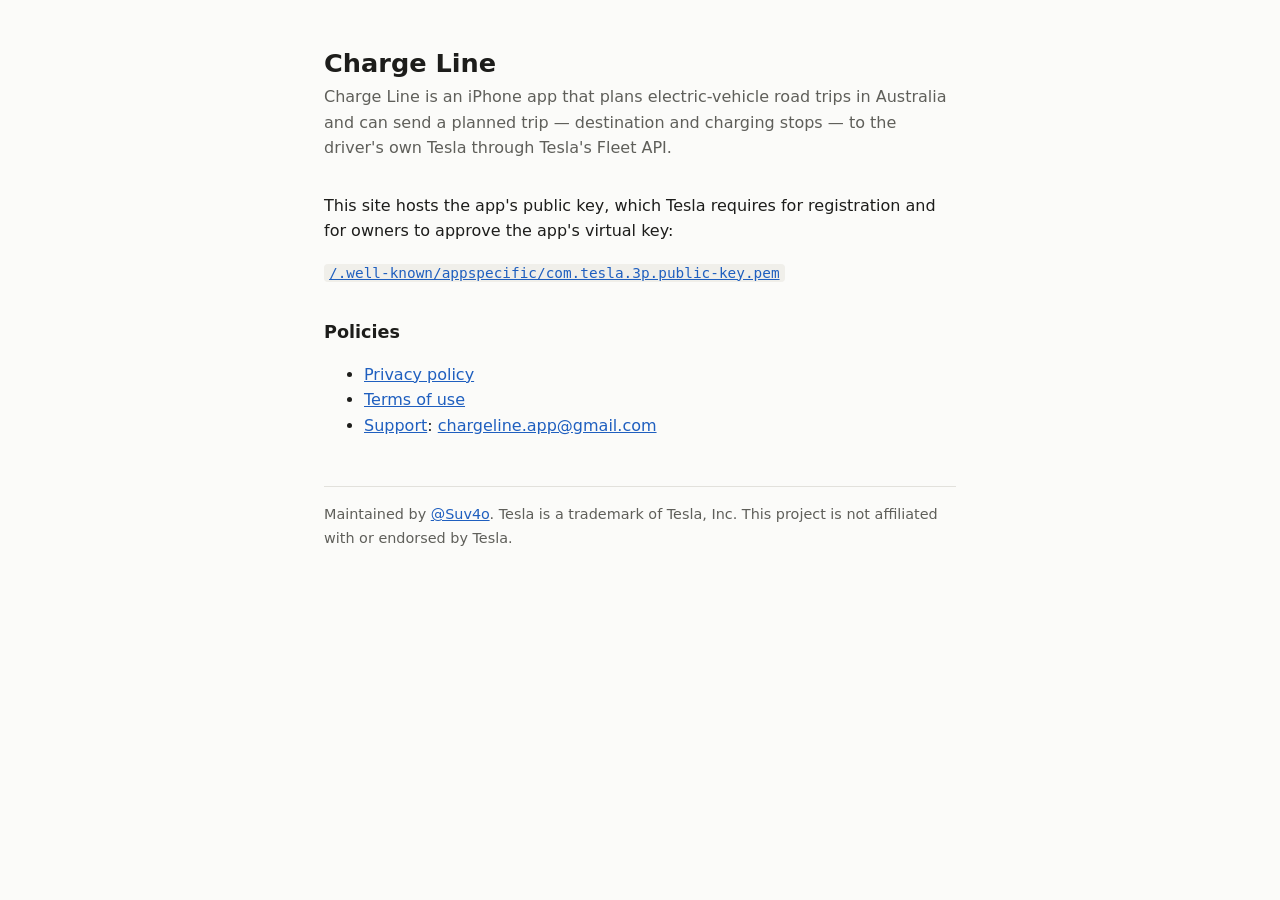
<file: index.html>
<!doctype html>
<html lang="en">
<head>
<meta charset="utf-8">
<meta name="viewport" content="width=device-width, initial-scale=1">
<title>Charge Line · EV road trips across Australia</title>
<link rel="stylesheet" href="/style.css">
</head>
<body>
<main>
  <h1>Charge Line</h1>
  <p class="lede">Charge Line is an iPhone app that plans electric-vehicle road trips in Australia and can
  send a planned trip — destination and charging stops — to the driver's own Tesla through Tesla's Fleet
  API.</p>

  <p>This site hosts the app's public key, which Tesla requires for registration and for owners to
  approve the app's virtual key:</p>
  <p><a href="/.well-known/appspecific/com.tesla.3p.public-key.pem"><code>/.well-known/appspecific/com.tesla.3p.public-key.pem</code></a></p>

  <h2>Policies</h2>
  <ul>
    <li><a href="/privacy.html">Privacy policy</a></li>
    <li><a href="/terms.html">Terms of use</a></li>
    <li><a href="/support.html">Support</a>: <a href="mailto:chargeline.app@gmail.com">chargeline.app@gmail.com</a></li>
  </ul>

  <footer>
    Maintained by <a href="https://github.com/Suv4o">@Suv4o</a>.
    Tesla is a trademark of Tesla, Inc. This project is not affiliated with or endorsed by Tesla.
  </footer>
</main>
</body>
</html>
</file>
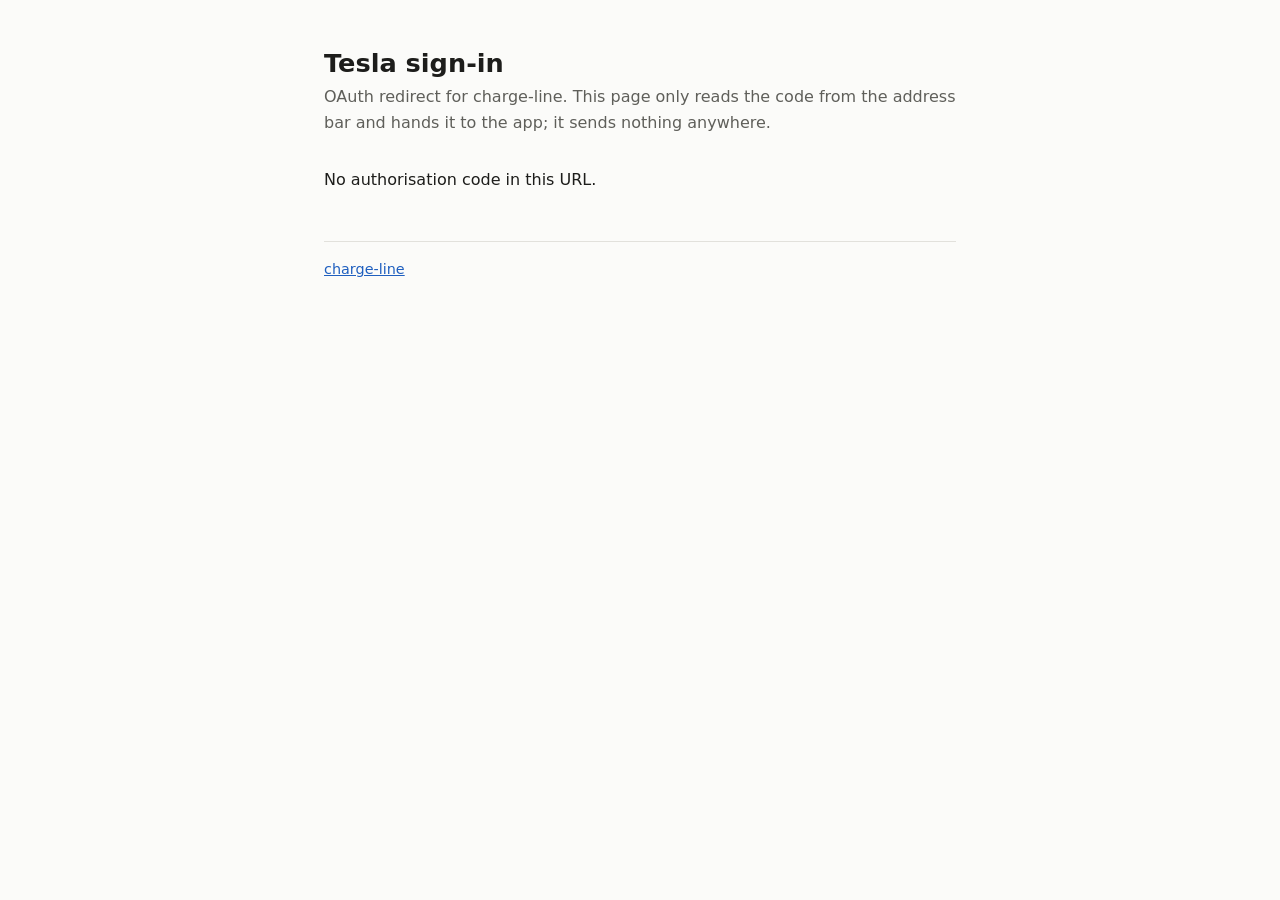
<file: callback/index.html>
<!doctype html>
<html lang="en">
<head>
<meta charset="utf-8">
<meta name="viewport" content="width=device-width, initial-scale=1">
<meta name="referrer" content="no-referrer">
<title>Tesla sign-in · charge-line</title>
<link rel="stylesheet" href="/style.css">
</head>
<body>
<main>
  <h1>Tesla sign-in</h1>
  <p class="lede">OAuth redirect for charge-line. This page only reads the code from the address bar
  and hands it to the app; it sends nothing anywhere.</p>
  <div id="result"><p>No authorisation code in this URL.</p></div>
  <footer><a href="/">charge-line</a></footer>
</main>
<script>
  const params = new URLSearchParams(location.search);
  const code = params.get("code");
  const error = params.get("error");
  const state = params.get("state") ?? "";
  const result = document.getElementById("result");
  const paragraph = (text) => Object.assign(document.createElement("p"), { textContent: text });

  if (state.startsWith("app_")) {
    // Started from the Charge Line iPhone app: hand the code (or Tesla's error) back to it. The app
    // checks the state matches the sign-in it started, and the code is single use and useless without
    // the client secret, which only the server holds.
    const back = new URL("chargeline://tesla-callback");
    for (const name of ["code", "state", "error", "error_description"]) {
      const value = params.get(name);
      if (value) back.searchParams.set(name, value);
    }
    const link = Object.assign(document.createElement("a"), { href: back.toString(), textContent: "Open Charge Line" });
    result.replaceChildren(paragraph("Returning to Charge Line…"), link);
    location.replace(back.toString());
  } else if (error) {
    result.replaceChildren(paragraph(`Tesla returned an error: ${error} ${params.get("error_description") ?? ""}`));
  } else if (code) {
    // Fallback for the proof of concept when Tesla won't redirect to http://localhost: show the code so
    // it can be passed to `npm run cli -- login --code <code>`.
    const command = `npm run cli -- login --code ${code}`;
    const pre = document.createElement("pre");
    pre.textContent = command;
    const copy = Object.assign(document.createElement("button"), { type: "button", textContent: "Copy" });
    copy.addEventListener("click", async () => {
      await navigator.clipboard.writeText(command);
      copy.textContent = "Copied";
    });
    result.replaceChildren(paragraph("Run this in poc/tesla-send-route:"), pre, copy);
  }
</script>
</body>
</html>
</file>
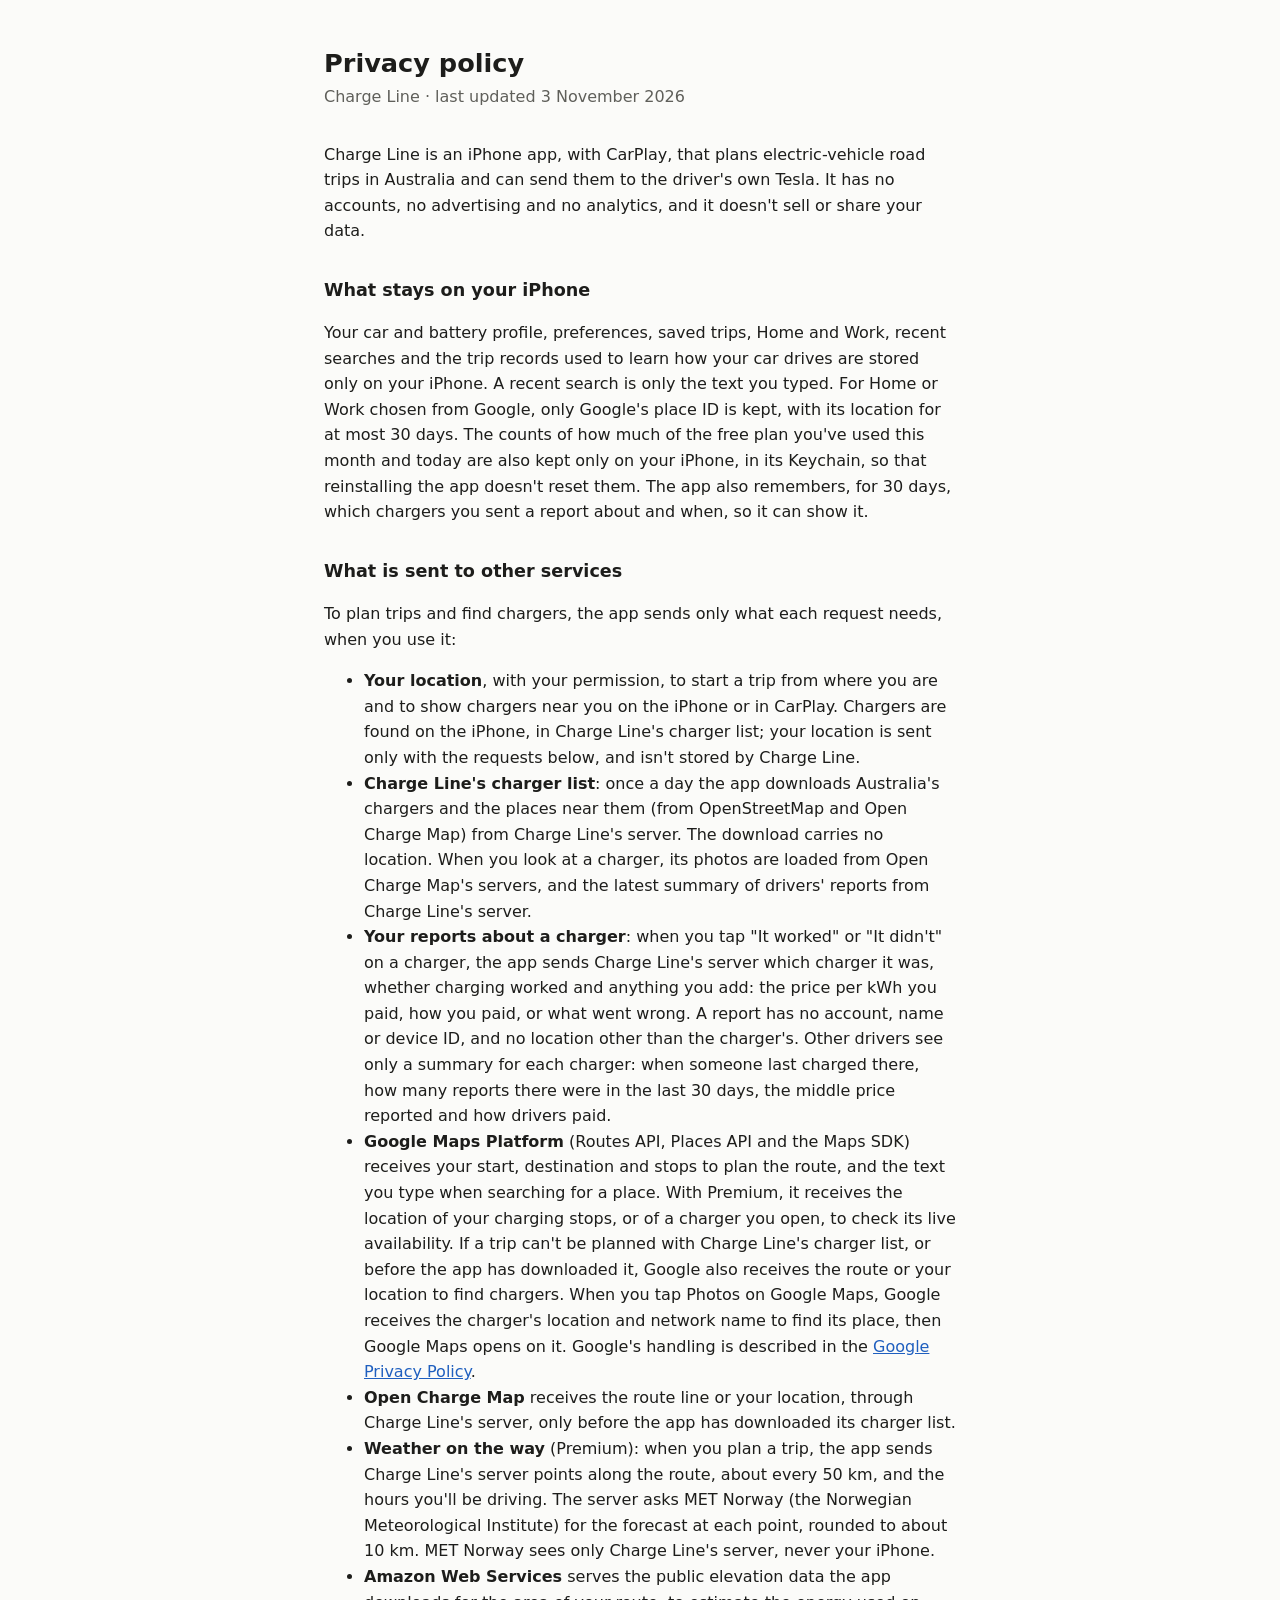
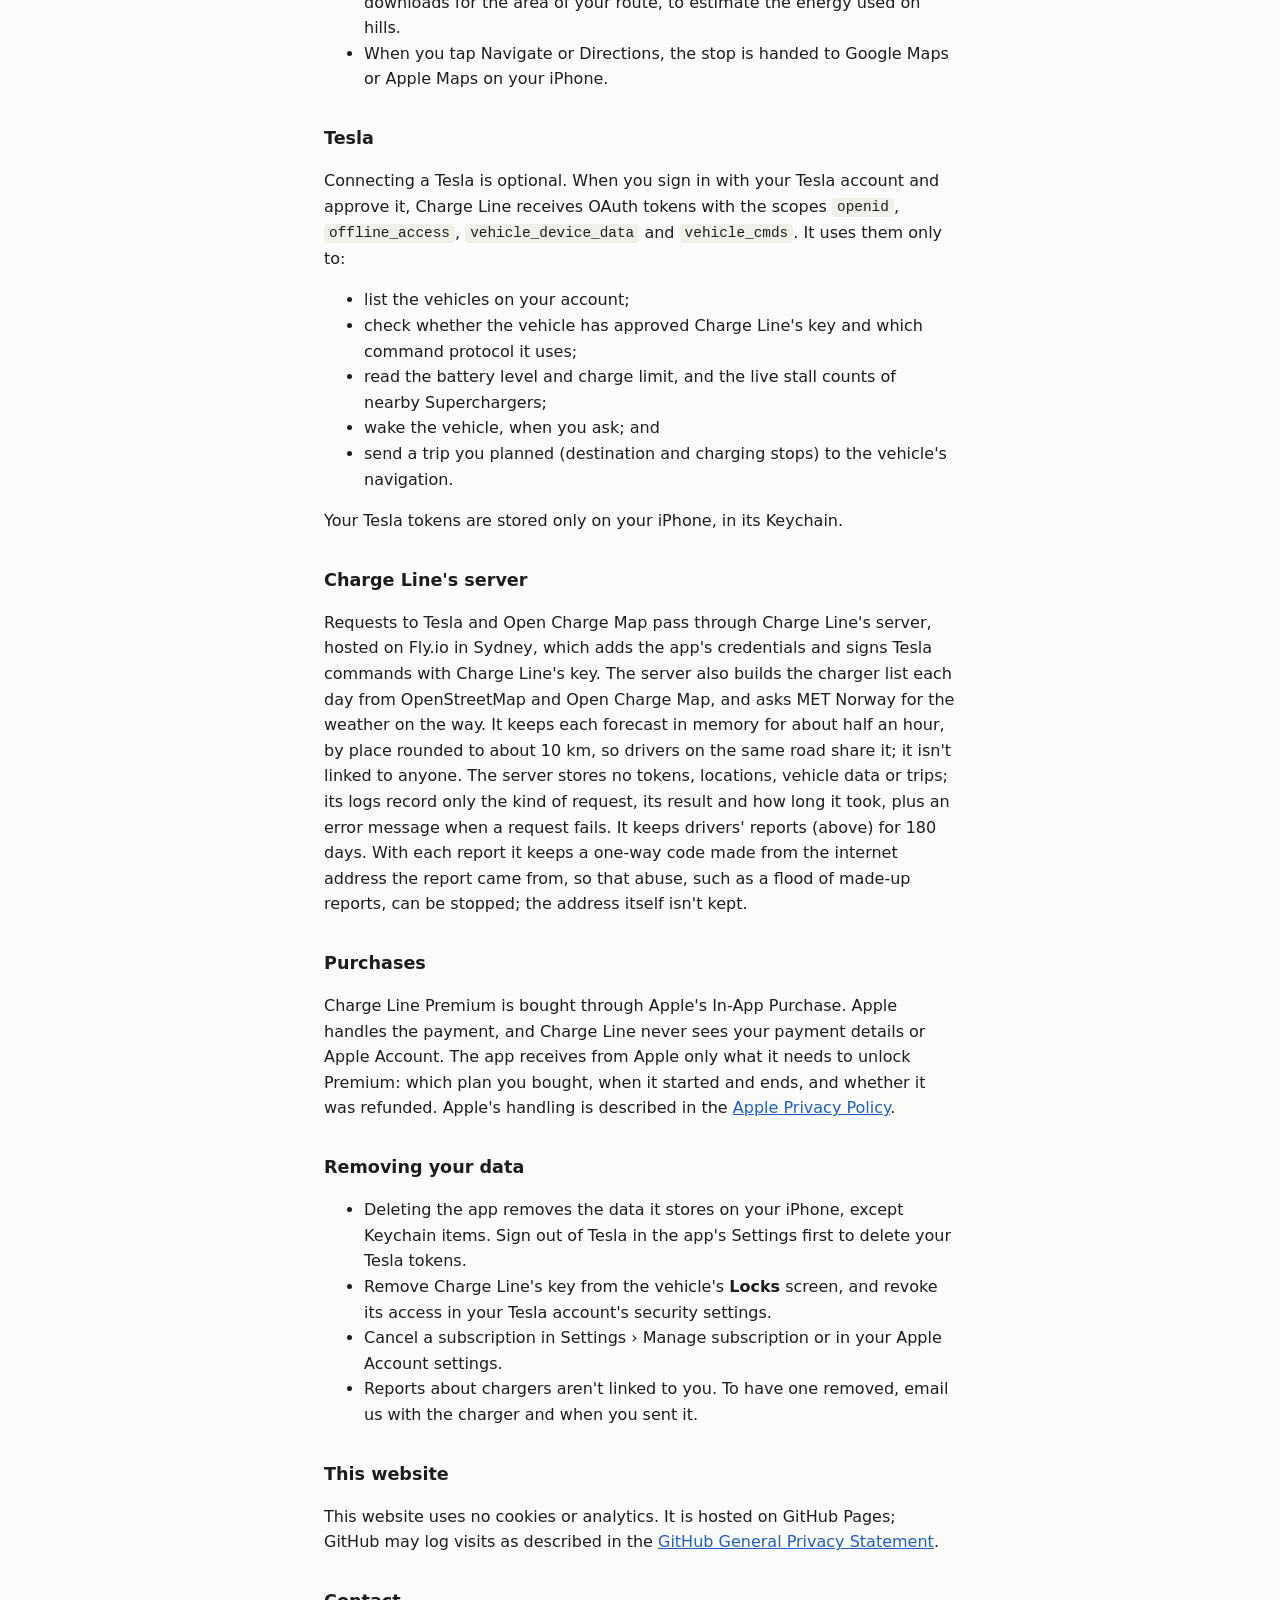
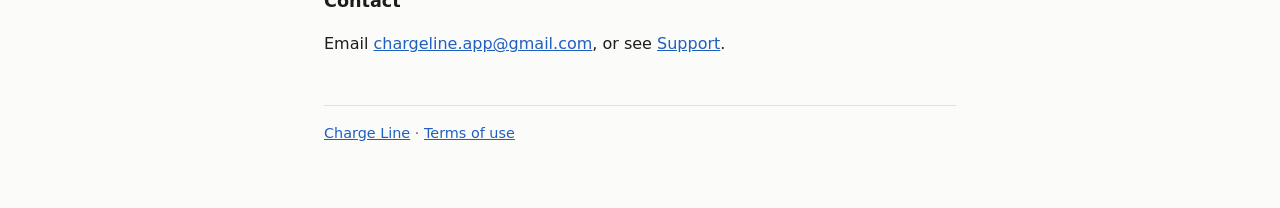
<file: privacy.html>
<!doctype html>
<html lang="en">
<head>
<meta charset="utf-8">
<meta name="viewport" content="width=device-width, initial-scale=1">
<title>Privacy policy · Charge Line</title>
<link rel="stylesheet" href="/style.css">
</head>
<body>
<main>
  <h1>Privacy policy</h1>
  <p class="lede">Charge Line · last updated 3 November 2026</p>

  <p>Charge Line is an iPhone app, with CarPlay, that plans electric-vehicle road trips in Australia and can
  send them to the driver's own Tesla. It has no accounts, no advertising and no analytics, and it doesn't
  sell or share your data.</p>

  <h2>What stays on your iPhone</h2>
  <p>Your car and battery profile, preferences, saved trips, Home and Work, recent searches and the trip
  records used to learn how your car drives are stored only on your iPhone. A recent search is only the
  text you typed. For Home or Work chosen from Google, only Google's place ID is kept, with its location
  for at most 30 days. The counts of how much of the free plan you've used this month and today are also
  kept only on your iPhone, in its Keychain, so that reinstalling the app doesn't reset them. The app also
  remembers, for 30 days, which chargers you sent a report about and when, so it can show it.</p>

  <h2>What is sent to other services</h2>
  <p>To plan trips and find chargers, the app sends only what each request needs, when you use it:</p>
  <ul>
    <li><strong>Your location</strong>, with your permission, to start a trip from where you are and to show
    chargers near you on the iPhone or in CarPlay. Chargers are found on the iPhone, in Charge Line's
    charger list; your location is sent only with the requests below, and isn't stored by Charge Line.</li>
    <li><strong>Charge Line's charger list</strong>: once a day the app downloads Australia's chargers and
    the places near them (from OpenStreetMap and Open Charge Map) from Charge Line's server. The download
    carries no location. When you look at a charger, its photos are loaded from Open Charge Map's
    servers, and the latest summary of drivers' reports from Charge Line's server.</li>
    <li><strong>Your reports about a charger</strong>: when you tap "It worked" or "It didn't" on a charger,
    the app sends Charge Line's server which charger it was, whether charging worked and anything you add:
    the price per kWh you paid, how you paid, or what went wrong. A report has no account, name or device
    ID, and no location other than the charger's. Other drivers see only a summary for each charger: when
    someone last charged there, how many reports there were in the last 30 days, the middle price reported
    and how drivers paid.</li>
    <li><strong>Google Maps Platform</strong> (Routes API, Places API and the Maps SDK) receives your start,
    destination and stops to plan the route, and the text you type when searching for a place. With Premium,
    it receives the location of your charging stops, or of a charger you open, to check its live
    availability. If a trip can't be planned with Charge Line's charger list, or before the app has
    downloaded it, Google also receives the route or your location to find chargers. When you tap Photos on
    Google Maps, Google receives the charger's location and network name to find its place, then Google
    Maps opens on it. Google's handling is described in the
    <a href="https://policies.google.com/privacy">Google Privacy Policy</a>.</li>
    <li><strong>Open Charge Map</strong> receives the route line or your location, through Charge Line's
    server, only before the app has downloaded its charger list.</li>
    <li><strong>Weather on the way</strong> (Premium): when you plan a trip, the app sends Charge Line's
    server points along the route, about every 50 km, and the hours you'll be driving. The server asks
    MET Norway (the Norwegian Meteorological Institute) for the forecast at each point, rounded to about
    10 km. MET Norway sees only Charge Line's server, never your iPhone.</li>
    <li><strong>Amazon Web Services</strong> serves the public elevation data the app downloads for the area
    of your route, to estimate the energy used on hills.</li>
    <li>When you tap Navigate or Directions, the stop is handed to Google Maps or Apple Maps on your
    iPhone.</li>
  </ul>

  <h2>Tesla</h2>
  <p>Connecting a Tesla is optional. When you sign in with your Tesla account and approve it, Charge Line
  receives OAuth tokens with the scopes <code>openid</code>, <code>offline_access</code>,
  <code>vehicle_device_data</code> and <code>vehicle_cmds</code>. It uses them only to:</p>
  <ul>
    <li>list the vehicles on your account;</li>
    <li>check whether the vehicle has approved Charge Line's key and which command protocol it uses;</li>
    <li>read the battery level and charge limit, and the live stall counts of nearby Superchargers;</li>
    <li>wake the vehicle, when you ask; and</li>
    <li>send a trip you planned (destination and charging stops) to the vehicle's navigation.</li>
  </ul>
  <p>Your Tesla tokens are stored only on your iPhone, in its Keychain.</p>

  <h2>Charge Line's server</h2>
  <p>Requests to Tesla and Open Charge Map pass through Charge Line's server, hosted on Fly.io in Sydney,
  which adds the app's credentials and signs Tesla commands with Charge Line's key. The server also builds
  the charger list each day from OpenStreetMap and Open Charge Map, and asks MET Norway for the weather on
  the way. It keeps each forecast in memory for about half an hour, by place rounded to about 10 km, so
  drivers on the same road share it; it isn't linked to anyone. The server stores no
  tokens, locations, vehicle data or trips; its logs record only the kind of request, its result and how
  long it took, plus an error message when a request fails. It keeps drivers' reports (above) for 180
  days. With each report it keeps a one-way code made from the internet address the report came from,
  so that abuse, such as a flood of made-up reports, can be stopped; the address itself isn't kept.</p>

  <h2>Purchases</h2>
  <p>Charge Line Premium is bought through Apple's In-App Purchase. Apple handles the payment, and Charge
  Line never sees your payment details or Apple Account. The app receives from Apple only what it needs to
  unlock Premium: which plan you bought, when it started and ends, and whether it was refunded. Apple's
  handling is described in the <a href="https://www.apple.com/legal/privacy/">Apple Privacy Policy</a>.</p>

  <h2>Removing your data</h2>
  <ul>
    <li>Deleting the app removes the data it stores on your iPhone, except Keychain items. Sign out of
    Tesla in the app's Settings first to delete your Tesla tokens.</li>
    <li>Remove Charge Line's key from the vehicle's <strong>Locks</strong> screen, and revoke its access in
    your Tesla account's security settings.</li>
    <li>Cancel a subscription in Settings › Manage subscription or in your Apple Account settings.</li>
    <li>Reports about chargers aren't linked to you. To have one removed, email us with the charger and
    when you sent it.</li>
  </ul>

  <h2>This website</h2>
  <p>This website uses no cookies or analytics. It is hosted on GitHub Pages; GitHub may log visits as
  described in the
  <a href="https://docs.github.com/en/site-policy/privacy-policies/github-general-privacy-statement">GitHub General Privacy Statement</a>.</p>

  <h2>Contact</h2>
  <p>Email <a href="mailto:chargeline.app@gmail.com">chargeline.app@gmail.com</a>, or see <a href="/support.html">Support</a>.</p>

  <footer><a href="/">Charge Line</a> · <a href="/terms.html">Terms of use</a></footer>
</main>
</body>
</html>
</file>
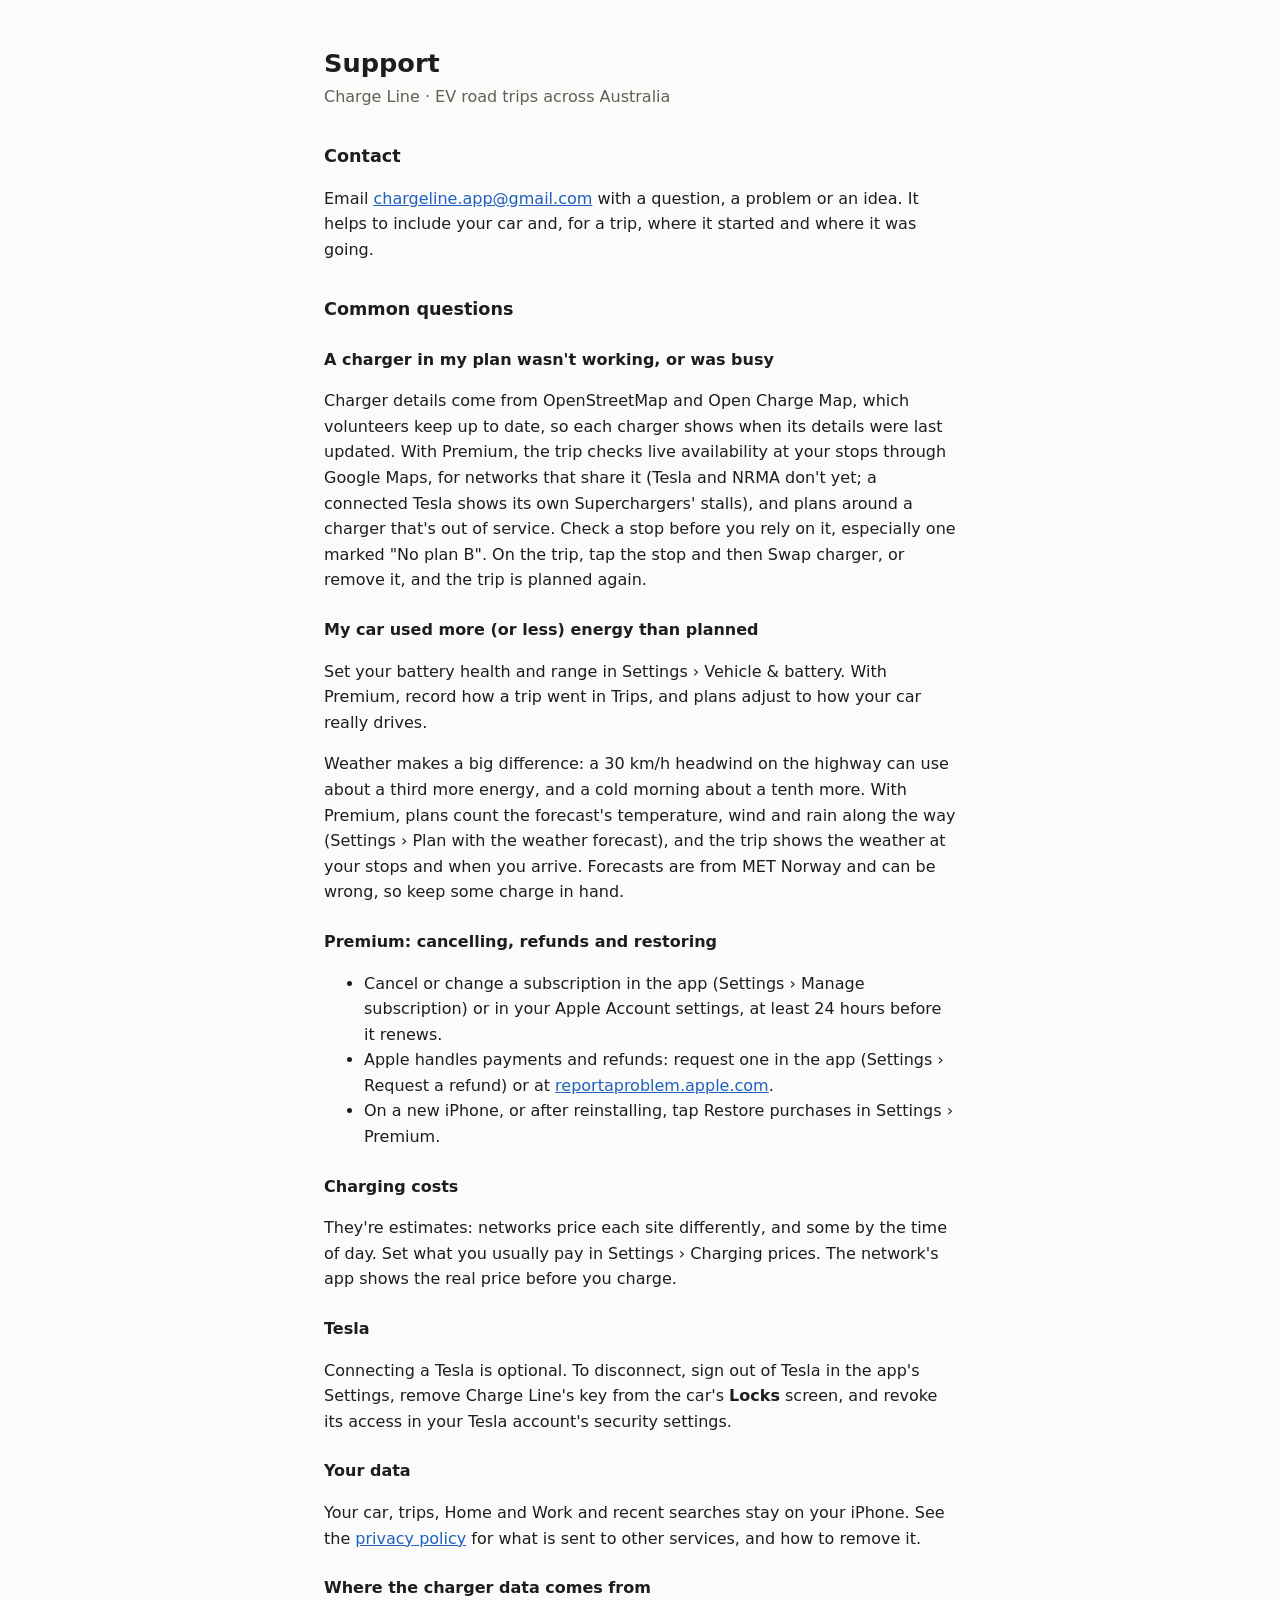
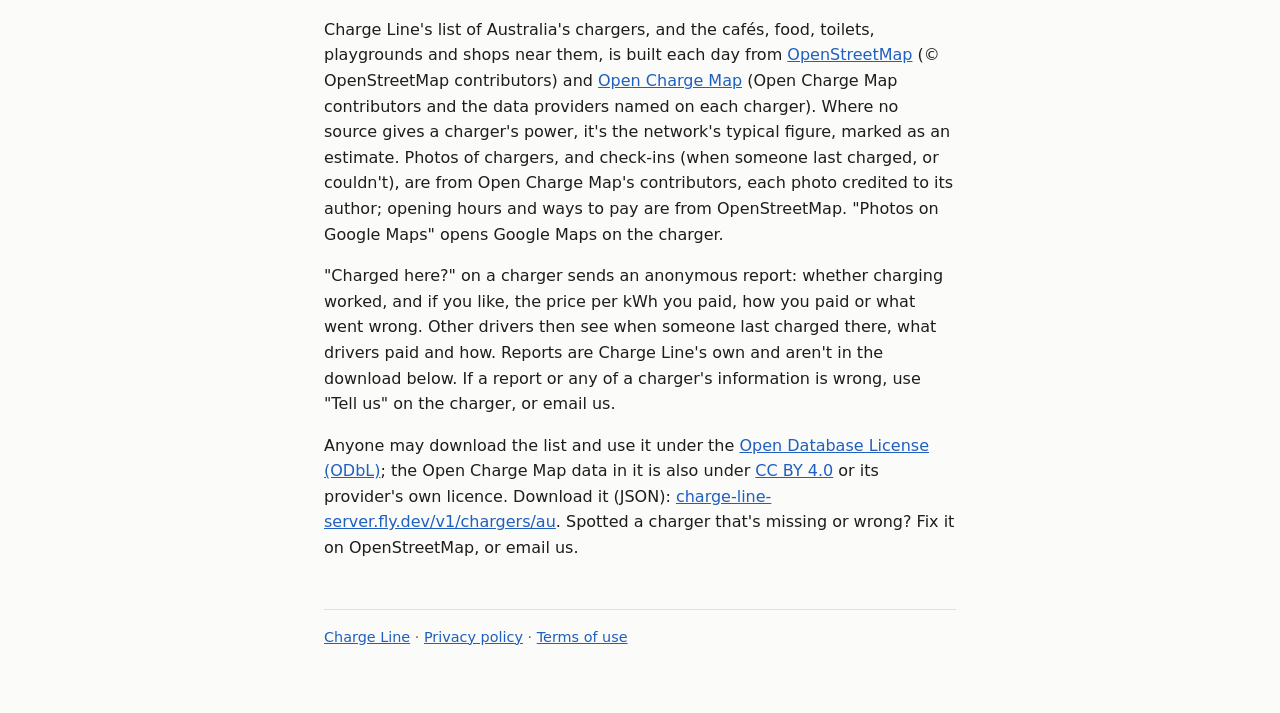
<file: support.html>
<!doctype html>
<html lang="en">
<head>
<meta charset="utf-8">
<meta name="viewport" content="width=device-width, initial-scale=1">
<title>Support · Charge Line</title>
<link rel="stylesheet" href="/style.css">
</head>
<body>
<main>
  <h1>Support</h1>
  <p class="lede">Charge Line · EV road trips across Australia</p>

  <h2>Contact</h2>
  <p>Email <a href="mailto:chargeline.app@gmail.com">chargeline.app@gmail.com</a> with a question, a
  problem or an idea. It helps to include your car and, for a trip, where it started and where it was
  going.</p>

  <h2>Common questions</h2>

  <h3>A charger in my plan wasn't working, or was busy</h3>
  <p>Charger details come from OpenStreetMap and Open Charge Map, which volunteers keep up to date, so each
  charger shows when its details were last updated. With Premium, the trip checks live availability at your
  stops through Google Maps, for networks that share it (Tesla and NRMA don't yet; a connected Tesla shows
  its own Superchargers' stalls), and plans around a charger that's out of service. Check a stop before you
  rely on it, especially one marked "No plan B". On the trip, tap the stop and then Swap charger, or remove
  it, and the trip is planned again.</p>

  <h3>My car used more (or less) energy than planned</h3>
  <p>Set your battery health and range in Settings › Vehicle & battery. With Premium, record how a trip went
  in Trips, and plans adjust to how your car really drives.</p>
  <p>Weather makes a big difference: a 30 km/h headwind on the highway can use about a third more energy,
  and a cold morning about a tenth more. With Premium, plans count the forecast's temperature, wind and
  rain along the way (Settings › Plan with the weather forecast), and the trip shows the weather at your
  stops and when you arrive. Forecasts are from MET Norway and can be wrong, so keep some charge in hand.</p>

  <h3>Premium: cancelling, refunds and restoring</h3>
  <ul>
    <li>Cancel or change a subscription in the app (Settings › Manage subscription) or in your Apple Account
    settings, at least 24 hours before it renews.</li>
    <li>Apple handles payments and refunds: request one in the app (Settings › Request a refund) or at
    <a href="https://reportaproblem.apple.com">reportaproblem.apple.com</a>.</li>
    <li>On a new iPhone, or after reinstalling, tap Restore purchases in Settings › Premium.</li>
  </ul>

  <h3>Charging costs</h3>
  <p>They're estimates: networks price each site differently, and some by the time of day. Set what you
  usually pay in Settings › Charging prices. The network's app shows the real price before you charge.</p>

  <h3>Tesla</h3>
  <p>Connecting a Tesla is optional. To disconnect, sign out of Tesla in the app's Settings, remove Charge
  Line's key from the car's <strong>Locks</strong> screen, and revoke its access in your Tesla account's
  security settings.</p>

  <h3>Your data</h3>
  <p>Your car, trips, Home and Work and recent searches stay on your iPhone. See the
  <a href="/privacy.html">privacy policy</a> for what is sent to other services, and how to remove it.</p>

  <h3 id="charger-data">Where the charger data comes from</h3>
  <p>Charge Line's list of Australia's chargers, and the cafés, food, toilets, playgrounds and shops near
  them, is built each day from <a href="https://www.openstreetmap.org/copyright">OpenStreetMap</a>
  (© OpenStreetMap contributors) and <a href="https://openchargemap.org">Open Charge Map</a> (Open Charge Map
  contributors and the data providers named on each charger). Where no source gives a charger's power, it's
  the network's typical figure, marked as an estimate. Photos of chargers, and check-ins (when someone last
  charged, or couldn't), are from Open Charge Map's contributors, each photo credited to its author; opening
  hours and ways to pay are from OpenStreetMap. "Photos on Google Maps" opens Google Maps on the charger.</p>
  <p>"Charged here?" on a charger sends an anonymous report: whether charging worked, and if you like, the
  price per kWh you paid, how you paid or what went wrong. Other drivers then see when someone last charged
  there, what drivers paid and how. Reports are Charge Line's own and aren't in the download below. If a
  report or any of a charger's information is wrong, use "Tell us" on the charger, or email us.</p>
  <p>Anyone may download the list and use it under the
  <a href="https://opendatacommons.org/licenses/odbl/1-0/">Open Database License (ODbL)</a>; the Open Charge
  Map data in it is also under <a href="https://creativecommons.org/licenses/by/4.0/">CC BY 4.0</a> or its
  provider's own licence. Download it (JSON):
  <a href="https://charge-line-server.fly.dev/v1/chargers/au">charge-line-server.fly.dev/v1/chargers/au</a>.
  Spotted a charger that's missing or wrong? Fix it on OpenStreetMap, or email us.</p>

  <footer>
    <a href="/">Charge Line</a> · <a href="/privacy.html">Privacy policy</a> · <a href="/terms.html">Terms of use</a>
  </footer>
</main>
</body>
</html>
</file>
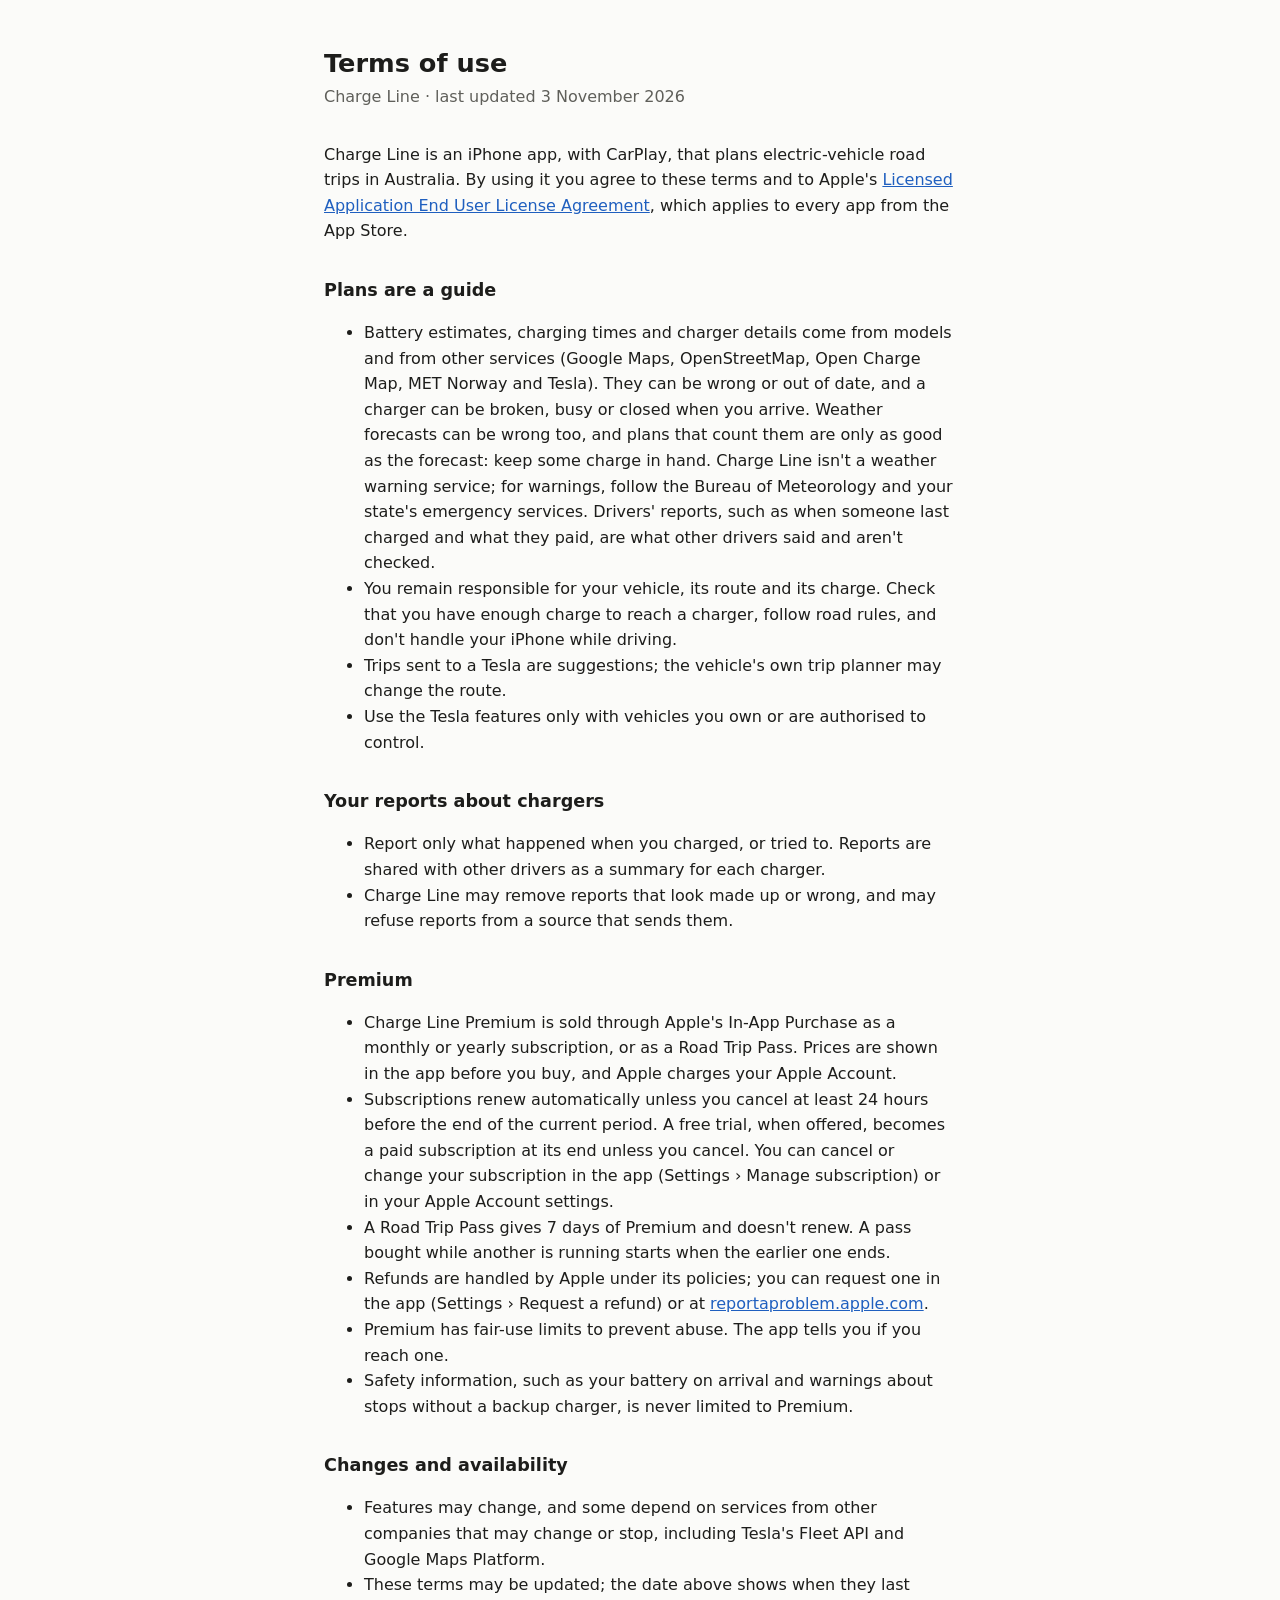
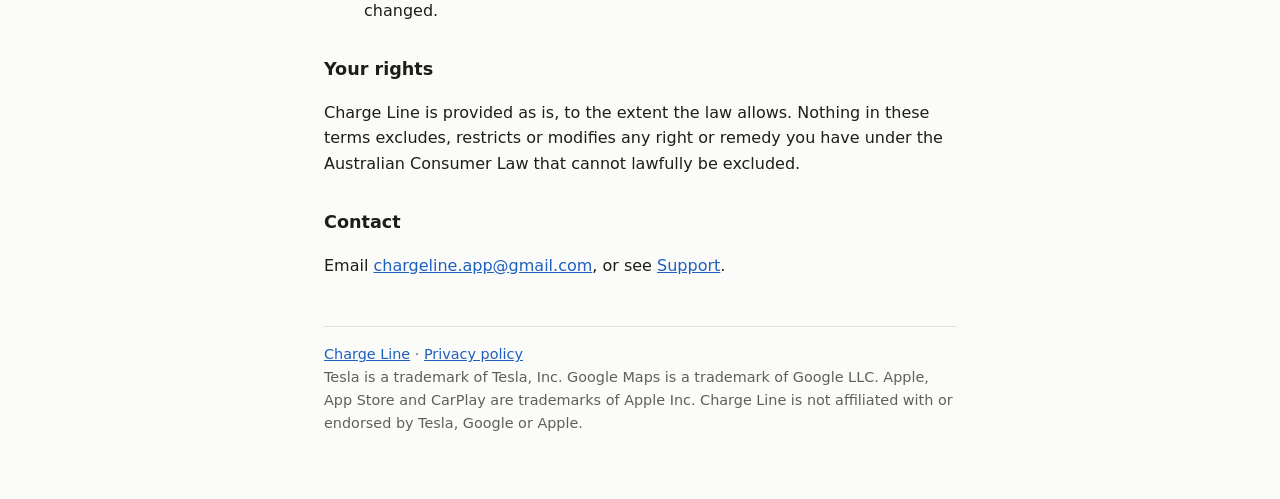
<file: terms.html>
<!doctype html>
<html lang="en">
<head>
<meta charset="utf-8">
<meta name="viewport" content="width=device-width, initial-scale=1">
<title>Terms of use · Charge Line</title>
<link rel="stylesheet" href="/style.css">
</head>
<body>
<main>
  <h1>Terms of use</h1>
  <p class="lede">Charge Line · last updated 3 November 2026</p>

  <p>Charge Line is an iPhone app, with CarPlay, that plans electric-vehicle road trips in Australia. By using
  it you agree to these terms and to Apple's
  <a href="https://www.apple.com/legal/internet-services/itunes/dev/stdeula/">Licensed Application End User
  License Agreement</a>, which applies to every app from the App Store.</p>

  <h2>Plans are a guide</h2>
  <ul>
    <li>Battery estimates, charging times and charger details come from models and from other services
    (Google Maps, OpenStreetMap, Open Charge Map, MET Norway and Tesla). They can be wrong or out of date, and a charger can be broken,
    busy or closed when you arrive. Weather forecasts can be wrong too, and plans that count them are only
    as good as the forecast: keep some charge in hand. Charge Line isn't a weather warning service; for
    warnings, follow the Bureau of Meteorology and your state's emergency services. Drivers' reports, such as when someone last charged and what they
    paid, are what other drivers said and aren't checked.</li>
    <li>You remain responsible for your vehicle, its route and its charge. Check that you have enough charge
    to reach a charger, follow road rules, and don't handle your iPhone while driving.</li>
    <li>Trips sent to a Tesla are suggestions; the vehicle's own trip planner may change the route.</li>
    <li>Use the Tesla features only with vehicles you own or are authorised to control.</li>
  </ul>

  <h2>Your reports about chargers</h2>
  <ul>
    <li>Report only what happened when you charged, or tried to. Reports are shared with other drivers as a
    summary for each charger.</li>
    <li>Charge Line may remove reports that look made up or wrong, and may refuse reports from a source that
    sends them.</li>
  </ul>

  <h2>Premium</h2>
  <ul>
    <li>Charge Line Premium is sold through Apple's In-App Purchase as a monthly or yearly subscription, or
    as a Road Trip Pass. Prices are shown in the app before you buy, and Apple charges your Apple
    Account.</li>
    <li>Subscriptions renew automatically unless you cancel at least 24 hours before the end of the current
    period. A free trial, when offered, becomes a paid subscription at its end unless you cancel. You can
    cancel or change your subscription in the app (Settings › Manage subscription) or in your Apple Account
    settings.</li>
    <li>A Road Trip Pass gives 7 days of Premium and doesn't renew. A pass bought while another is running
    starts when the earlier one ends.</li>
    <li>Refunds are handled by Apple under its policies; you can request one in the app (Settings › Request
    a refund) or at <a href="https://reportaproblem.apple.com">reportaproblem.apple.com</a>.</li>
    <li>Premium has fair-use limits to prevent abuse. The app tells you if you reach one.</li>
    <li>Safety information, such as your battery on arrival and warnings about stops without a backup
    charger, is never limited to Premium.</li>
  </ul>

  <h2>Changes and availability</h2>
  <ul>
    <li>Features may change, and some depend on services from other companies that may change or stop,
    including Tesla's Fleet API and Google Maps Platform.</li>
    <li>These terms may be updated; the date above shows when they last changed.</li>
  </ul>

  <h2>Your rights</h2>
  <p>Charge Line is provided as is, to the extent the law allows. Nothing in these terms excludes, restricts
  or modifies any right or remedy you have under the Australian Consumer Law that cannot lawfully be
  excluded.</p>

  <h2>Contact</h2>
  <p>Email <a href="mailto:chargeline.app@gmail.com">chargeline.app@gmail.com</a>, or see <a href="/support.html">Support</a>.</p>

  <footer>
    <a href="/">Charge Line</a> · <a href="/privacy.html">Privacy policy</a><br>
    Tesla is a trademark of Tesla, Inc. Google Maps is a trademark of Google LLC. Apple, App Store and
    CarPlay are trademarks of Apple Inc. Charge Line is not affiliated with or endorsed by Tesla, Google or
    Apple.
  </footer>
</main>
</body>
</html>
</file>
<file: style.css>
:root { --bg: #fbfbf9; --fg: #1d1d1b; --muted: #5f5f5a; --rule: #e2e1dc; --accent: #1f5fbf; --code: #f0efea; }
@media (prefers-color-scheme: dark) {
  :root { --bg: #161615; --fg: #ecebe6; --muted: #a3a29c; --rule: #2e2e2b; --accent: #7aa7ec; --code: #232321; }
}
* { box-sizing: border-box; }
body { margin: 0; background: var(--bg); color: var(--fg); font: 16px/1.6 system-ui, -apple-system, "Segoe UI", sans-serif; }
main { max-width: 42rem; margin: 0 auto; padding: 3rem 1.25rem 4rem; }
h1 { font-size: 1.6rem; line-height: 1.25; margin: 0 0 0.25rem; }
h2 { font-size: 1.1rem; margin: 2rem 0 0.5rem; }
h3 { font-size: 1rem; margin: 1.5rem 0 0.25rem; }
.lede { color: var(--muted); margin: 0 0 2rem; }
a { color: var(--accent); }
code { background: var(--code); padding: 0.1em 0.35em; border-radius: 4px; font-size: 0.9em; overflow-wrap: anywhere; }
pre { background: var(--code); padding: 0.9rem 1rem; border-radius: 6px; overflow-x: auto; }
footer { margin-top: 3rem; padding-top: 1rem; border-top: 1px solid var(--rule); color: var(--muted); font-size: 0.9rem; }
button { font: inherit; padding: 0.4rem 0.9rem; border: 1px solid var(--rule); border-radius: 6px; background: var(--code); color: var(--fg); cursor: pointer; }
</file>
